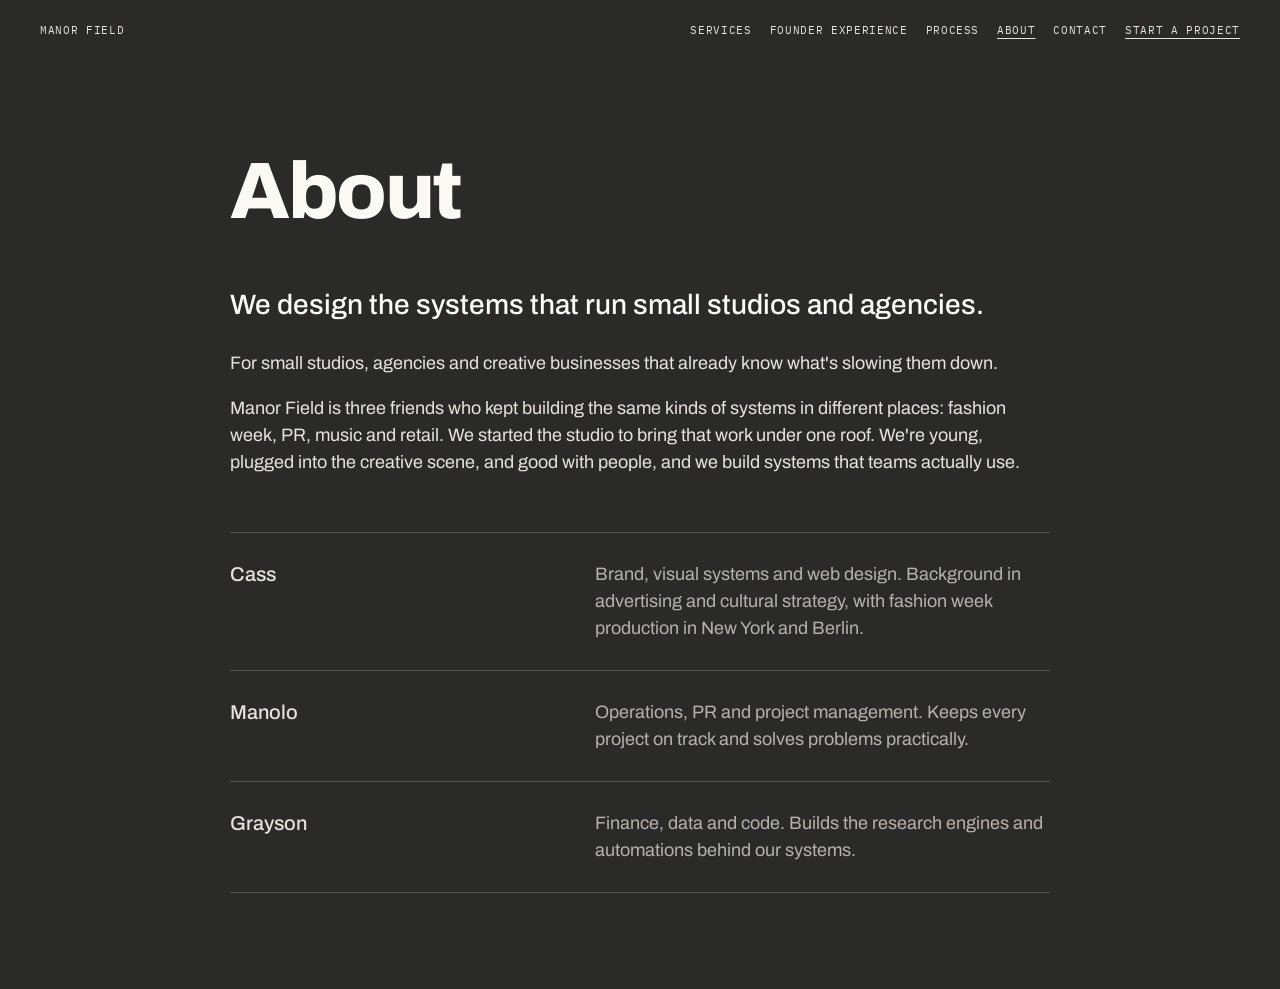
<file: about.html>
<!doctype html>
<html lang="en">
<head>
  <meta charset="utf-8">
  <meta name="viewport" content="width=device-width, initial-scale=1">
  <title>About | Manor Field</title>
  <link rel="stylesheet" href="styles.css">
</head>
<body>
  <header class="site-header">
    <a class="site-name" href="index.html">Manor Field</a>
    <nav class="site-nav">
      <a href="services.html">Services</a>
      <a href="founder-experience.html">Founder Experience</a>
      <a href="process.html">Process</a>
      <a href="about.html" aria-current="page">About</a>
      <a href="contact.html">Contact</a>
      <a class="cta" href="contact.html">Start a project</a>
    </nav>
  </header>

  <main class="page">
    <h1>About</h1>
    <section class="intro">
      <p class="lead">We design the systems that run small studios and agencies.</p>
      <p>For small studios, agencies and creative businesses that already know what's slowing them down.</p>
      <p>Manor Field is three friends who kept building the same kinds of systems in different places: fashion week, PR, music and retail. We started the studio to bring that work under one roof. We're young, plugged into the creative scene, and good with people, and we build systems that teams actually use.</p>
    </section>
    <ul class="entries">
      <li class="entry">
        <h2>Cass</h2>
        <p>Brand, visual systems and web design. Background in advertising and cultural strategy, with fashion week production in New York and Berlin.</p>
      </li>
      <li class="entry">
        <h2>Manolo</h2>
        <p>Operations, PR and project management. Keeps every project on track and solves problems practically.</p>
      </li>
      <li class="entry">
        <h2>Grayson</h2>
        <p>Finance, data and code. Builds the research engines and automations behind our systems.</p>
      </li>
    </ul>
  </main>
</body>
</html>
</file>
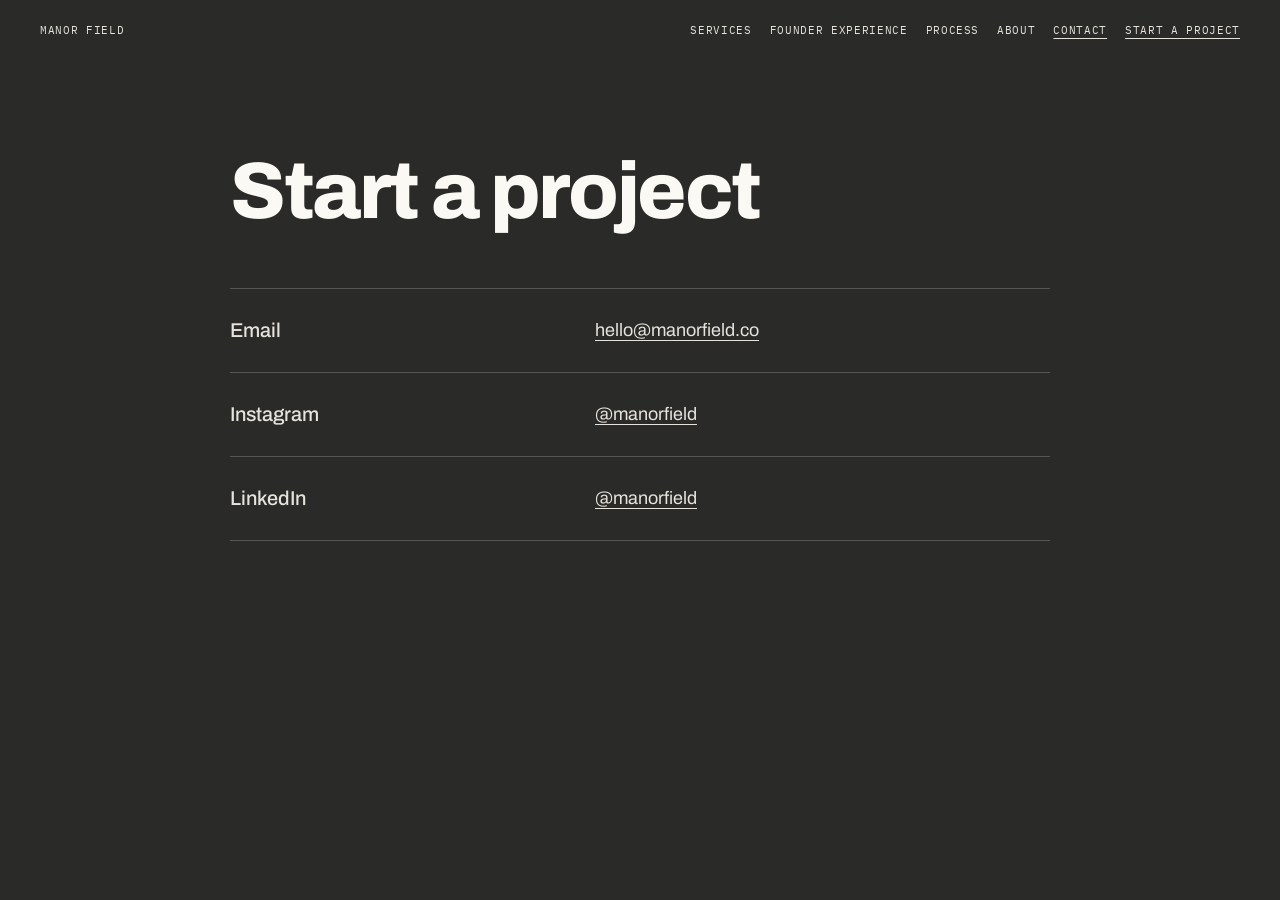
<file: contact.html>
<!doctype html>
<html lang="en">
<head>
  <meta charset="utf-8">
  <meta name="viewport" content="width=device-width, initial-scale=1">
  <title>Contact | Manor Field</title>
  <link rel="stylesheet" href="styles.css">
</head>
<body>
  <header class="site-header">
    <a class="site-name" href="index.html">Manor Field</a>
    <nav class="site-nav">
      <a href="services.html">Services</a>
      <a href="founder-experience.html">Founder Experience</a>
      <a href="process.html">Process</a>
      <a href="about.html">About</a>
      <a href="contact.html" aria-current="page">Contact</a>
      <a class="cta" href="contact.html">Start a project</a>
    </nav>
  </header>

  <main class="page">
    <h1>Start a project</h1>
    <ul class="entries">
      <li class="entry">
        <h2>Email</h2>
        <p><a href="mailto:hello@manorfield.co">hello@manorfield.co</a></p>
      </li>
      <!-- Add the Cal.com intro call link here once it's set up. -->
      <li class="entry">
        <h2>Instagram</h2>
        <p><a href="https://www.instagram.com/manorfield">@manorfield</a></p>
      </li>
      <li class="entry">
        <h2>LinkedIn</h2>
        <p><a href="https://www.linkedin.com/company/manorfield">@manorfield</a></p>
      </li>
    </ul>
  </main>
</body>
</html>
</file>
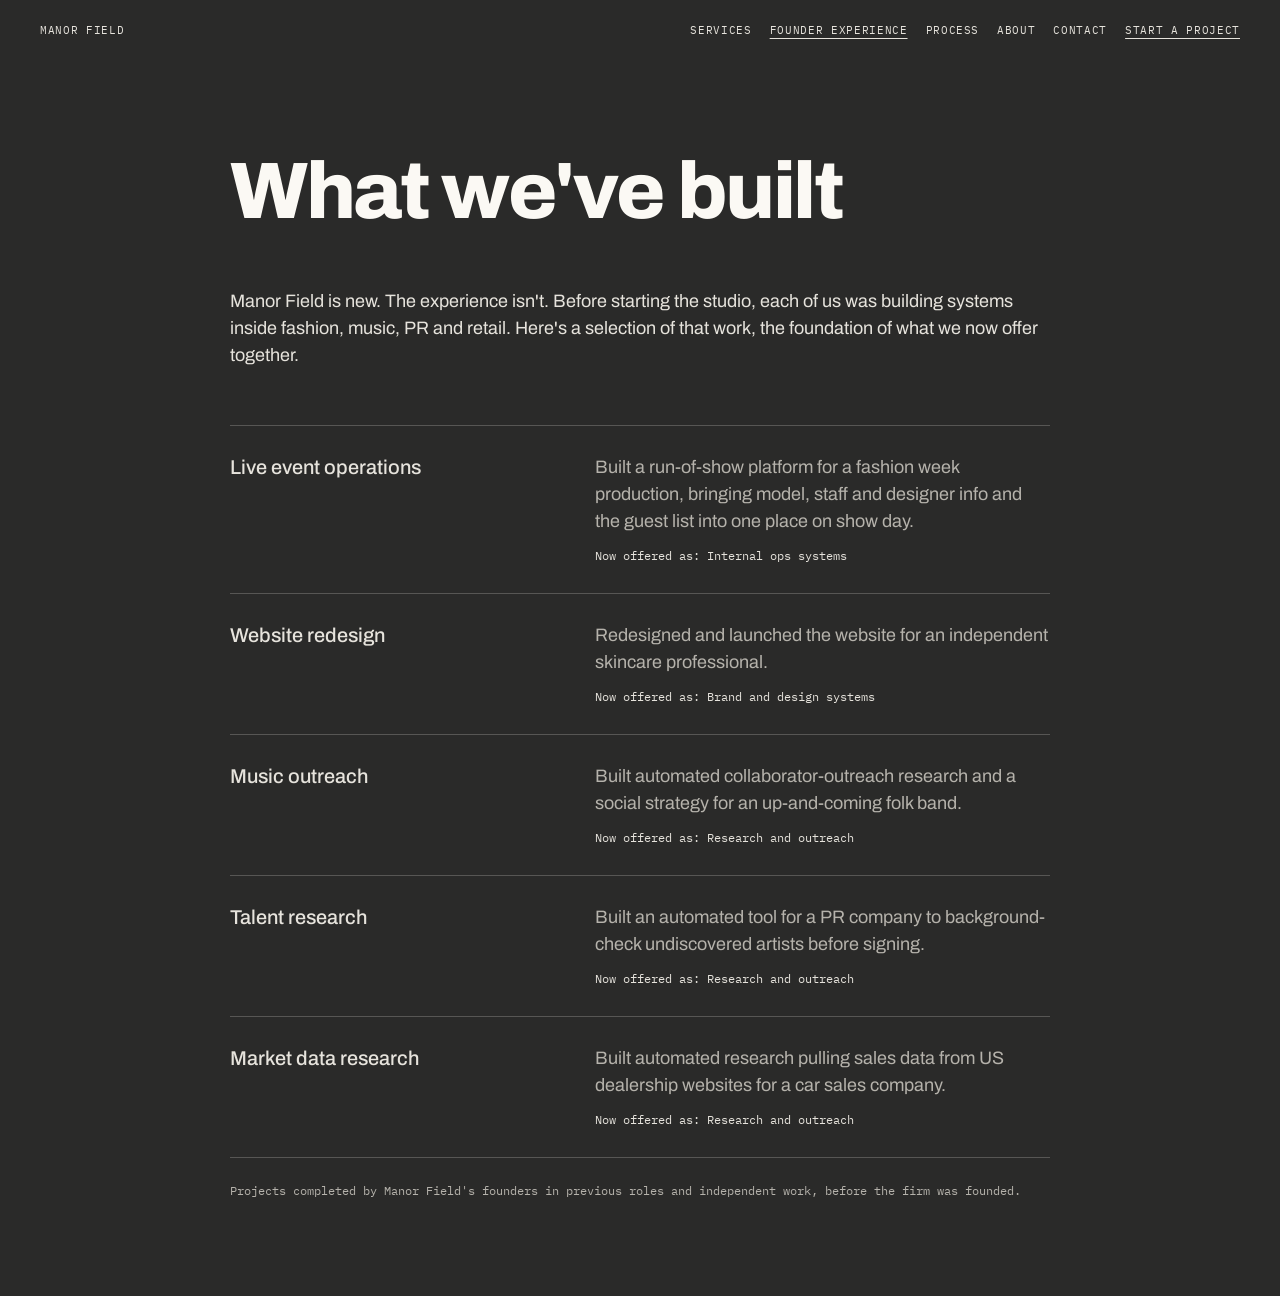
<file: founder-experience.html>
<!doctype html>
<html lang="en">
<head>
  <meta charset="utf-8">
  <meta name="viewport" content="width=device-width, initial-scale=1">
  <title>Founder Experience | Manor Field</title>
  <link rel="stylesheet" href="styles.css">
</head>
<body>
  <header class="site-header">
    <a class="site-name" href="index.html">Manor Field</a>
    <nav class="site-nav">
      <a href="services.html">Services</a>
      <a href="founder-experience.html" aria-current="page">Founder Experience</a>
      <a href="process.html">Process</a>
      <a href="about.html">About</a>
      <a href="contact.html">Contact</a>
      <a class="cta" href="contact.html">Start a project</a>
    </nav>
  </header>

  <main class="page">
    <h1>What we've built</h1>
    <section class="intro">
      <p>Manor Field is new. The experience isn't. Before starting the studio, each of us was building systems inside fashion, music, PR and retail. Here's a selection of that work, the foundation of what we now offer together.</p>
    </section>
    <ul class="entries">
      <li class="entry">
        <h2>Live event operations</h2>
        <div>
          <p>Built a run-of-show platform for a fashion week production, bringing model, staff and designer info and the guest list into one place on show day.</p>
          <p class="offered-as">Now offered as: Internal ops systems</p>
        </div>
      </li>
      <li class="entry">
        <h2>Website redesign</h2>
        <div>
          <p>Redesigned and launched the website for an independent skincare professional.</p>
          <p class="offered-as">Now offered as: Brand and design systems</p>
        </div>
      </li>
      <li class="entry">
        <h2>Music outreach</h2>
        <div>
          <p>Built automated collaborator-outreach research and a social strategy for an up-and-coming folk band.</p>
          <p class="offered-as">Now offered as: Research and outreach</p>
        </div>
      </li>
      <li class="entry">
        <h2>Talent research</h2>
        <div>
          <p>Built an automated tool for a PR company to background-check undiscovered artists before signing.</p>
          <p class="offered-as">Now offered as: Research and outreach</p>
        </div>
      </li>
      <li class="entry">
        <h2>Market data research</h2>
        <div>
          <p>Built automated research pulling sales data from US dealership websites for a car sales company.</p>
          <p class="offered-as">Now offered as: Research and outreach</p>
        </div>
      </li>
    </ul>
    <p class="small-print">Projects completed by Manor Field's founders in previous roles and independent work, before the firm was founded.</p>
  </main>
</body>
</html>
</file>
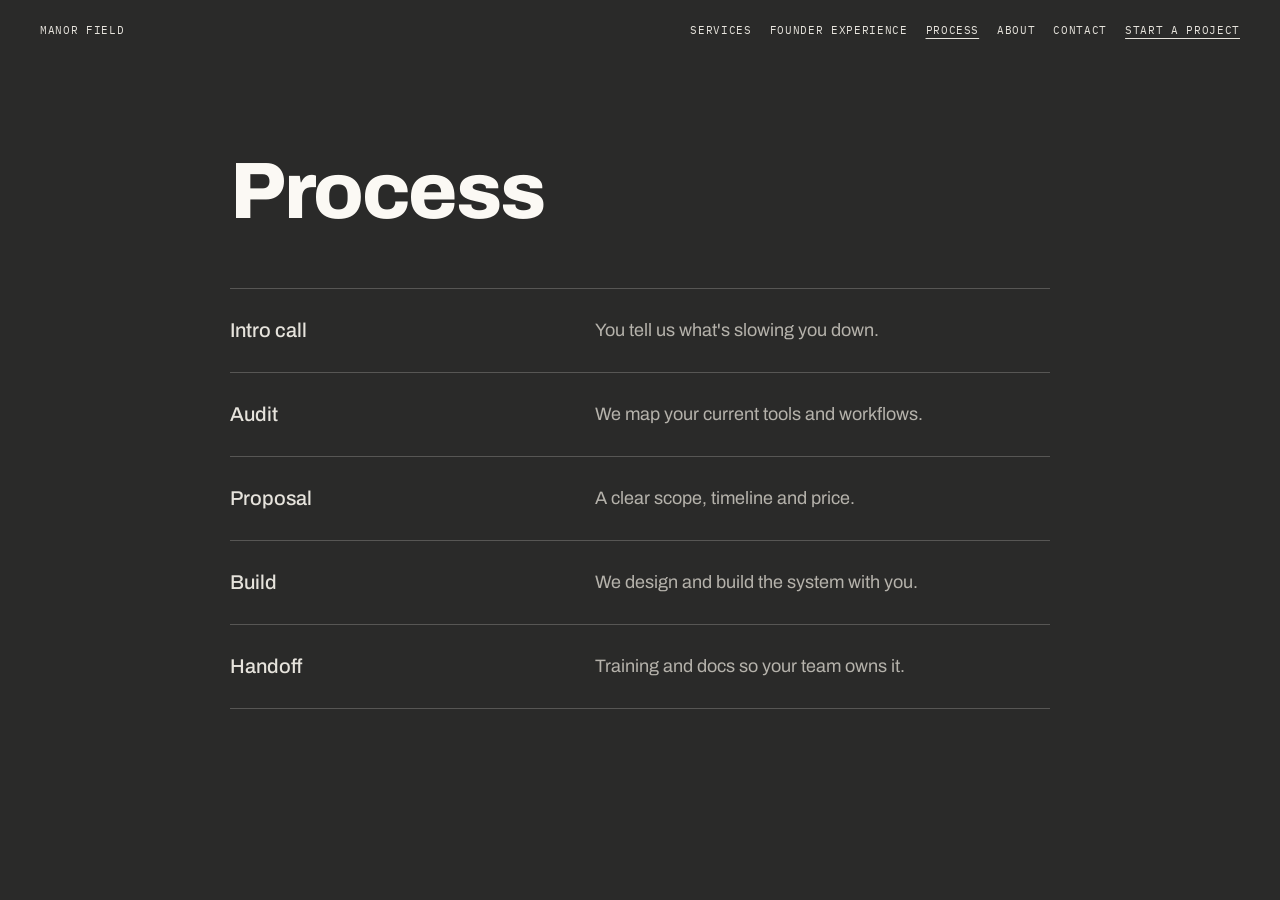
<file: process.html>
<!doctype html>
<html lang="en">
<head>
  <meta charset="utf-8">
  <meta name="viewport" content="width=device-width, initial-scale=1">
  <title>Process | Manor Field</title>
  <link rel="stylesheet" href="styles.css">
</head>
<body>
  <header class="site-header">
    <a class="site-name" href="index.html">Manor Field</a>
    <nav class="site-nav">
      <a href="services.html">Services</a>
      <a href="founder-experience.html">Founder Experience</a>
      <a href="process.html" aria-current="page">Process</a>
      <a href="about.html">About</a>
      <a href="contact.html">Contact</a>
      <a class="cta" href="contact.html">Start a project</a>
    </nav>
  </header>

  <main class="page">
    <h1>Process</h1>
    <ol class="entries steps">
      <li class="entry">
        <h2>Intro call</h2>
        <p>You tell us what's slowing you down.</p>
      </li>
      <li class="entry">
        <h2>Audit</h2>
        <p>We map your current tools and workflows.</p>
      </li>
      <li class="entry">
        <h2>Proposal</h2>
        <p>A clear scope, timeline and price.</p>
      </li>
      <li class="entry">
        <h2>Build</h2>
        <p>We design and build the system with you.</p>
      </li>
      <li class="entry">
        <h2>Handoff</h2>
        <p>Training and docs so your team owns it.</p>
      </li>
    </ol>
  </main>
</body>
</html>
</file>
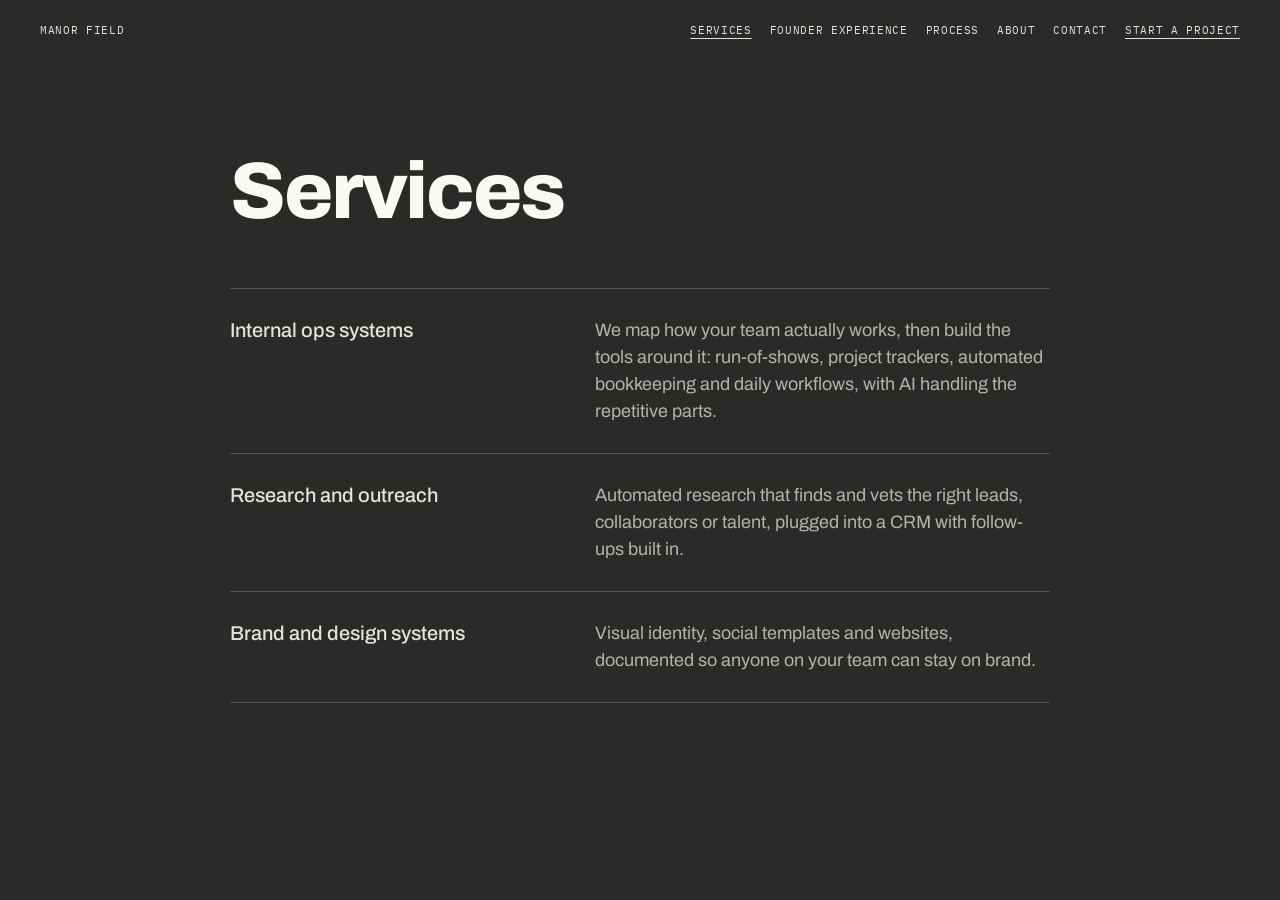
<file: services.html>
<!doctype html>
<html lang="en">
<head>
  <meta charset="utf-8">
  <meta name="viewport" content="width=device-width, initial-scale=1">
  <title>Services | Manor Field</title>
  <link rel="stylesheet" href="styles.css">
</head>
<body>
  <header class="site-header">
    <a class="site-name" href="index.html">Manor Field</a>
    <nav class="site-nav">
      <a href="services.html" aria-current="page">Services</a>
      <a href="founder-experience.html">Founder Experience</a>
      <a href="process.html">Process</a>
      <a href="about.html">About</a>
      <a href="contact.html">Contact</a>
      <a class="cta" href="contact.html">Start a project</a>
    </nav>
  </header>

  <main class="page">
    <h1>Services</h1>
    <ul class="entries">
      <li class="entry">
        <h2>Internal ops systems</h2>
        <p>We map how your team actually works, then build the tools around it: run-of-shows, project trackers, automated bookkeeping and daily workflows, with AI handling the repetitive parts.</p>
      </li>
      <li class="entry">
        <h2>Research and outreach</h2>
        <p>Automated research that finds and vets the right leads, collaborators or talent, plugged into a CRM with follow-ups built in.</p>
      </li>
      <li class="entry">
        <h2>Brand and design systems</h2>
        <p>Visual identity, social templates and websites, documented so anyone on your team can stay on brand.</p>
      </li>
    </ul>
  </main>
</body>
</html>
</file>
<file: styles.css>
/* Manor Field stylesheet. Change the fonts, colors and spacing here. */

@import url("https://fonts.googleapis.com/css2?family=Archivo:wght@400;500;700;800&family=IBM+Plex+Mono:wght@400;500&display=swap");

:root {
  --font: "Archivo", "Helvetica Neue", Arial, sans-serif;
  --mono: "IBM Plex Mono", ui-monospace, monospace;
  --background: #2a2a29;
  --background-veil: 42, 42, 41; /* same color, used for the fade behind the headline */
  --headline: #fbf9f4;
  --text: #e6e3dc;
  --muted: #b5b2ab;
  --line: rgba(230, 227, 220, 0.24);
  --gutter: clamp(16px, 4vw, 40px);
  --flow-opacity: 0.62; /* how visible the home page drawing is */
}

* {
  box-sizing: border-box;
}

body {
  margin: 0;
  background: var(--background);
  color: var(--text);
  font-family: var(--font);
  font-size: 18px;
  line-height: 1.5;
  -webkit-font-smoothing: antialiased;
}

a {
  color: inherit;
}

:focus-visible {
  outline: 2px solid var(--headline);
  outline-offset: 3px;
}

/* Header */

.site-header {
  position: relative;
  z-index: 1;
  display: flex;
  flex-wrap: wrap;
  justify-content: space-between;
  align-items: baseline;
  gap: 8px 24px;
  padding: 22px var(--gutter);
  font-family: var(--mono);
  font-size: 11px;
  letter-spacing: 0.06em;
  text-transform: uppercase;
}

.site-name {
  text-decoration: none;
}

.site-nav {
  display: flex;
  flex-wrap: wrap;
  gap: 4px 18px;
}

.site-nav a {
  text-decoration: none;
  text-underline-offset: 4px;
}

.site-nav a:hover,
.site-nav a[aria-current="page"],
.site-nav .cta {
  text-decoration: underline;
}

/* Home */

#hero {
  position: relative;
  overflow: hidden;
}

#hero canvas {
  position: absolute;
  top: 0;
  left: 0;
  z-index: 0;
  opacity: var(--flow-opacity);
  pointer-events: none;
}

.home {
  position: relative;
  z-index: 1;
  text-align: center;
}

.mission {
  display: flex;
  align-items: center;
  justify-content: center;
  min-height: max(340px, calc(100vh - 340px));
  padding: 40px 16px;
}

.mission-text {
  position: relative;
  max-width: 100%;
}

/* The soft fade between the drawing and the headline. */
.mission-text::before {
  content: "";
  position: absolute;
  inset: -55% -7%;
  z-index: -1;
  background: radial-gradient(
    closest-side,
    rgba(var(--background-veil), 0.92) 48%,
    rgba(var(--background-veil), 0.68) 74%,
    rgba(var(--background-veil), 0) 100%
  );
}

.mission h1 {
  margin: 0;
  color: var(--headline);
  font-size: clamp(36px, 5.5vw, 100px);
  font-weight: 800;
  line-height: 1.02;
  letter-spacing: -0.03em;
}

.subheadline {
  max-width: 36em;
  margin: 14px auto 0;
  color: var(--muted);
  font-size: 16px;
  line-height: 1.45;
}

/* Keeps the three offerings side by side. */
.offering-row {
  display: grid;
  grid-template-columns: repeat(3, 1fr);
  gap: clamp(8px, 4vw, 72px);
  padding: 0 clamp(16px, 5vw, 80px) 28px;
}

.offering {
  padding: 24px 12px;
  border: 1px solid var(--text);
  border-radius: 10px;
  background: var(--background);
  color: var(--text);
  font: inherit;
  font-size: clamp(13px, 1.5vw, 19px);
  font-weight: 500;
  cursor: pointer;
  transition: box-shadow 0.2s ease;
}

.offering:hover,
.offering[aria-expanded="true"] {
  box-shadow: inset 0 0 0 1px var(--text);
}

.offering-details {
  max-width: 40em;
  min-height: 170px;
  margin: 0 auto;
  padding: 8px 16px 0;
}

.offering-detail p {
  margin: 0;
  color: var(--muted);
  font-size: 16px;
}

.offering-detail .problem {
  margin-bottom: 8px;
  color: var(--text);
  font-size: 22px;
  font-weight: 500;
  line-height: 1.2;
}

.experience-teaser {
  max-width: 36em;
  margin: 24px auto 0;
  padding: 0 16px 72px;
  color: var(--muted);
  font-size: 16px;
}

.experience-teaser a {
  color: var(--text);
  text-underline-offset: 4px;
}

/* Inner pages */

.page {
  max-width: 900px;
  margin: 0 auto;
  padding: clamp(48px, 10vh, 112px) var(--gutter) 96px;
}

.page h1 {
  margin: 0 0 56px;
  color: var(--headline);
  font-size: clamp(40px, 7vw, 80px);
  font-weight: 800;
  line-height: 1.02;
  letter-spacing: -0.03em;
}

.intro {
  margin-bottom: 56px;
}

.intro .lead {
  color: var(--headline);
  font-size: 28px;
  font-weight: 500;
  line-height: 1.2;
}

.entries {
  margin: 0;
  padding: 0;
  list-style: none;
  border-bottom: 1px solid var(--line);
}

.entry {
  display: grid;
  grid-template-columns: 1fr 1.4fr;
  gap: 8px 40px;
  padding: 28px 0;
  border-top: 1px solid var(--line);
}

.entry h2 {
  margin: 0;
  font-size: 20px;
  font-weight: 500;
  line-height: 1.3;
}

.entry p {
  margin: 0;
  color: var(--muted);
}

.entry a {
  color: var(--text);
  text-underline-offset: 4px;
}

.entry .offered-as {
  margin-top: 12px;
  color: var(--text);
  font-family: var(--mono);
  font-size: 12px;
}

.small-print {
  margin: 24px 0 0;
  color: var(--muted);
  font-family: var(--mono);
  font-size: 12px;
}

@media (max-width: 640px) {
  .entry {
    grid-template-columns: 1fr;
  }
}
</file>
